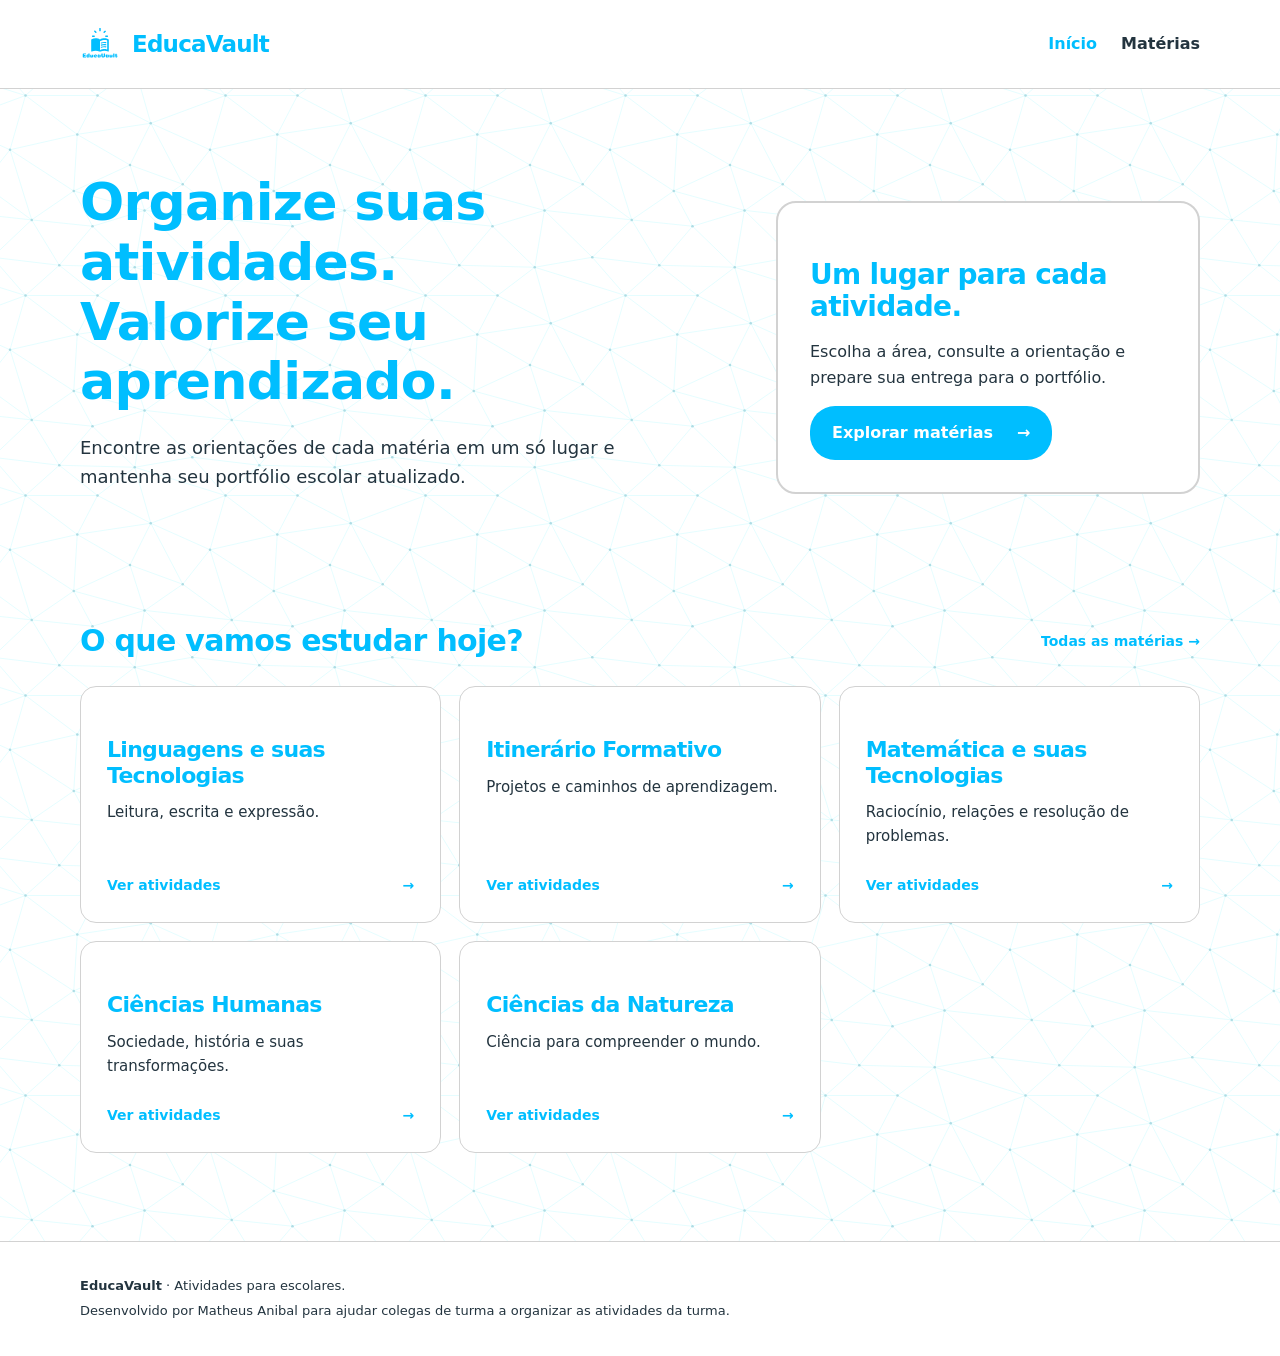
<file: index.html>
<!doctype html>
<html lang="pt-BR">

<head>
  <meta charset="utf-8">
  <meta name="viewport" content="width=device-width, initial-scale=1">
  <meta name="description" content="EducaVault: atividades escolares organizadas por área do conhecimento.">
  <title>Início | EducaVault</title>
  <link rel="icon" href="assets/logo.svg" type="image/svg+xml">
  <link rel="stylesheet" href="assets/css/geral.css">
  <link rel="stylesheet" href="assets/css/atividades.css">
  <link rel="stylesheet" href="assets/css/index.css">
  <script src="assets/main.js" defer></script>
</head>

<body>
  <a class="pular-conteudo" href="#conteudo">Pular para o conteúdo</a>
  <header class="cabecalho">
    <div class="container cabecalho-interno">
      <a class="marca" href="index.html" aria-label="EducaVault, página inicial"><img src="assets/logo.svg" alt=""
          width="40" height="40"><span>EducaVault</span></a>
      <nav aria-label="Navegação principal"><a href="index.html" aria-current="page">Início</a><a
          href="atividades.html">Matérias</a></nav>
    </div>
  </header>
  <main id="conteudo" class="container">
    <section class="destaque">
      <div class="texto-destaque">
        <h1>Organize suas atividades.<br><span>Valorize seu aprendizado.</span></h1>
        <p class="introducao">Encontre as orientações de cada matéria em um só lugar e mantenha seu portfólio escolar
          atualizado.</p>
      </div>
      <aside class="nota-destaque" aria-label="Como usar">
        <h2>Um lugar para cada atividade.</h2>
        <p>Escolha a área, consulte a orientação e prepare sua entrega para o portfólio.</p>
          <a class="botao" href="atividades.html">Explorar matérias <span
            aria-hidden="true">→</span></a>
      </aside>
    </section>
    <section class="secao" aria-labelledby="titulo-areas">
      <div class="cabecalho-secao">
        <div>
          <h2 id="titulo-areas">O que vamos estudar hoje?</h2>
        </div><a class="link-texto" href="atividades.html">Todas as matérias →</a>
      </div>
      <div class="grade-materias"><a class="cartao-materia" href="linguagens.html">
          <h3>Linguagens e suas Tecnologias</h3>
          <p>Leitura, escrita e expressão.</p><span class="link-cartao">Ver atividades <span
              aria-hidden="true">→</span></span>
        </a><a class="cartao-materia" href="itinerario.html">
          <h3>Itinerário Formativo</h3>
          <p>Projetos e caminhos de aprendizagem.</p><span class="link-cartao">Ver atividades <span
              aria-hidden="true">→</span></span>
        </a><a class="cartao-materia" href="matematica.html">
          <h3>Matemática e suas Tecnologias</h3>
          <p>Raciocínio, relações e resolução de problemas.</p><span class="link-cartao">Ver atividades <span
              aria-hidden="true">→</span></span>
        </a><a class="cartao-materia" href="humanas.html">
          <h3>Ciências Humanas</h3>
          <p>Sociedade, história e suas transformações.</p><span class="link-cartao">Ver atividades <span
              aria-hidden="true">→</span></span>
        </a><a class="cartao-materia" href="natureza.html">
          <h3>Ciências da Natureza</h3>
          <p>Ciência para compreender o mundo.</p><span class="link-cartao">Ver atividades <span
              aria-hidden="true">→</span></span>
        </a></div>
    </section>
  </main>
  <footer class="rodape">
    <div class="container">
      <p><strong>EducaVault</strong> · Atividades para escolares.</p>
      <p>Desenvolvido por Matheus Anibal para ajudar colegas de turma a organizar as atividades da turma.</p>
    </div>
  </footer>
</body>

</html>
</file>
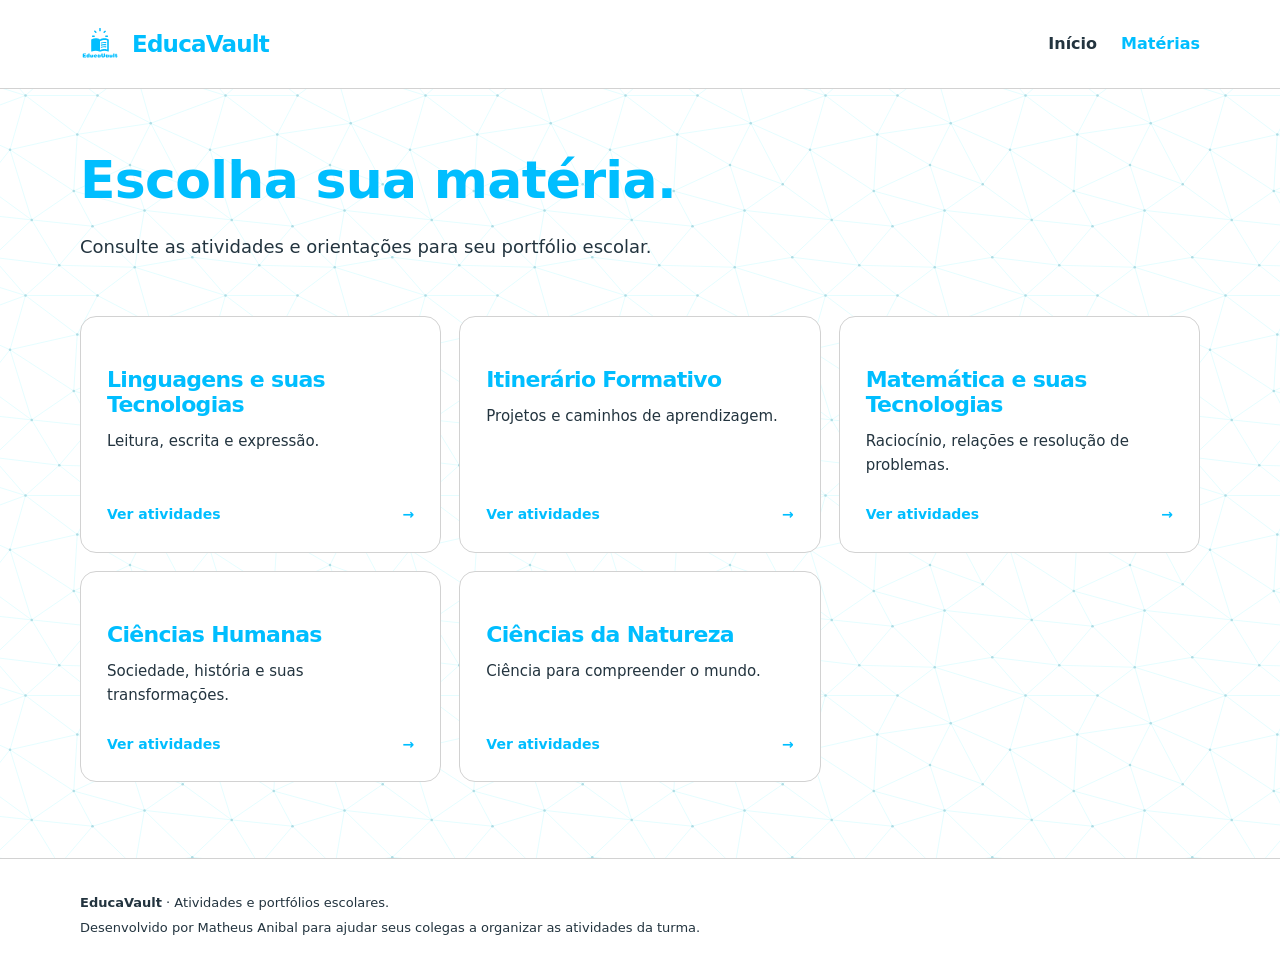
<file: atividades.html>
<!doctype html>
<html lang="pt-BR">

<head>
  <meta charset="utf-8">
  <meta name="viewport" content="width=device-width, initial-scale=1">
  <meta name="description" content="EducaVault: atividades escolares organizadas por área do conhecimento.">
  <title>Matérias | EducaVault</title>
  <link rel="icon" href="assets/logo.svg" type="image/svg+xml">
  <link rel="stylesheet" href="assets/css/geral.css">
  <link rel="stylesheet" href="assets/css/atividades.css">
  <script src="assets/main.js" defer></script>
</head>

<body>
  <a class="pular-conteudo" href="#conteudo">Pular para o conteúdo</a>
  <header class="cabecalho">
    <div class="container cabecalho-interno">
      <a class="marca" href="index.html" aria-label="EducaVault, página inicial"><img src="assets/logo.svg" alt=""
          width="40" height="40"><span>EducaVault</span></a>
      <nav aria-label="Navegação principal"><a href="index.html">Início</a><a href="atividades.html"
          aria-current="page">Matérias</a></nav>
    </div>
  </header>
  <main id="conteudo" class="container">
    <section class="cabecalho-pagina">
      <h1>Escolha sua matéria.</h1>
      <p class="introducao">Consulte as atividades e orientações para seu portfólio escolar.</p>
    </section>
    <div class="grade-materias"><a class="cartao-materia" href="linguagens.html">
        <h3>Linguagens e suas Tecnologias</h3>
        <p>Leitura, escrita e expressão.</p><span class="link-cartao">Ver atividades <span
            aria-hidden="true">→</span></span>
      </a><a class="cartao-materia" href="itinerario.html">
        <h3>Itinerário Formativo</h3>
        <p>Projetos e caminhos de aprendizagem.</p><span class="link-cartao">Ver atividades <span
            aria-hidden="true">→</span></span>
      </a><a class="cartao-materia" href="matematica.html">
        <h3>Matemática e suas Tecnologias</h3>
        <p>Raciocínio, relações e resolução de problemas.</p><span class="link-cartao">Ver atividades <span
            aria-hidden="true">→</span></span>
      </a><a class="cartao-materia" href="humanas.html">
        <h3>Ciências Humanas</h3>
        <p>Sociedade, história e suas transformações.</p><span class="link-cartao">Ver atividades <span
            aria-hidden="true">→</span></span>
      </a><a class="cartao-materia" href="natureza.html">
        <h3>Ciências da Natureza</h3>
        <p>Ciência para compreender o mundo.</p><span class="link-cartao">Ver atividades <span
            aria-hidden="true">→</span></span>
      </a></div>
  </main>
  <footer class="rodape">
    <div class="container">
      <p><strong>EducaVault</strong> · Atividades e portfólios escolares.</p>
      <p>Desenvolvido por Matheus Anibal para ajudar seus colegas a organizar as atividades da turma.</p>
    </div>
  </footer>
</body>

</html>
</file>
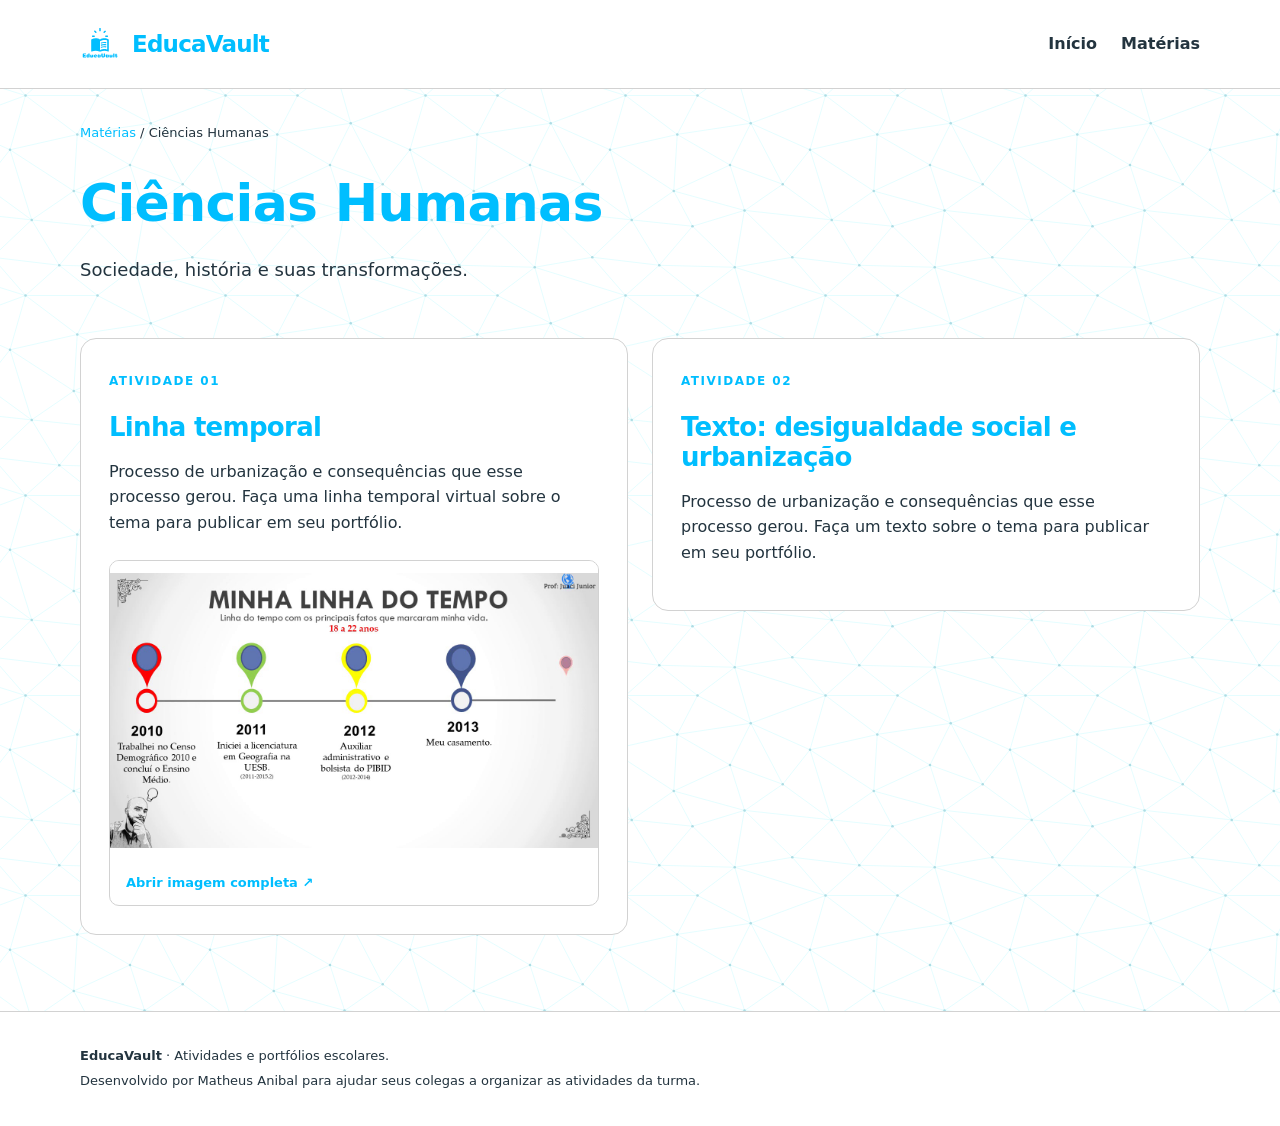
<file: humanas.html>
<!doctype html>
<html lang="pt-BR">

<head>
  <meta charset="utf-8">
  <meta name="viewport" content="width=device-width, initial-scale=1">
  <meta name="description" content="EducaVault: atividades escolares organizadas por área do conhecimento.">
  <title>Ciências Humanas | EducaVault</title>
  <link rel="icon" href="assets/logo.svg" type="image/svg+xml">
  <link rel="stylesheet" href="assets/css/geral.css">
  <link rel="stylesheet" href="assets/css/materias.css">
  <script src="assets/main.js" defer></script>
</head>

<body>
  <a class="pular-conteudo" href="#conteudo">Pular para o conteúdo</a>
  <header class="cabecalho">
    <div class="container cabecalho-interno">
      <a class="marca" href="index.html" aria-label="EducaVault, página inicial"><img src="assets/logo.svg" alt=""
          width="40" height="40"><span>EducaVault</span></a>
      <nav aria-label="Navegação principal"><a href="index.html">Início</a><a href="atividades.html">Matérias</a></nav>
    </div>
  </header>
  <main id="conteudo" class="container">
    <nav class="caminho" aria-label="Localização"><a href="atividades.html">Matérias</a><span aria-hidden="true"> /
      </span><span>Ciências Humanas</span></nav>
    <section class="cabecalho-pagina">
      <h1>Ciências Humanas</h1>
      <p class="introducao">Sociedade, história e suas transformações.</p>
    </section>
    <div class="grade-atividades">
      <article class="cartao-atividade"><span class="rotulo-atividade">ATIVIDADE 01</span>
        <h2>Linha temporal</h2>
        <p>Processo de urbanização e consequências que esse processo gerou. Faça uma linha temporal virtual sobre o tema
          para publicar em seu portfólio.</p><a class="material" href="assets/images/001.jpg" target="_blank"
          rel="noopener"><img src="assets/images/001.jpg" alt="Material de apoio: Linha temporal"
            loading="lazy"><span>Abrir imagem completa ↗</span></a>
      </article>
      <article class="cartao-atividade"><span class="rotulo-atividade">ATIVIDADE 02</span>
        <h2>Texto: desigualdade social e urbanização</h2>
        <p>Processo de urbanização e consequências que esse processo gerou. Faça um texto sobre o tema para publicar em
          seu portfólio.</p>
      </article>
    </div>
  </main>
  <footer class="rodape">
    <div class="container">
      <p><strong>EducaVault</strong> · Atividades e portfólios escolares.</p>
      <p>Desenvolvido por Matheus Anibal para ajudar seus colegas a organizar as atividades da turma.</p>
    </div>
  </footer>
</body>

</html>
</file>
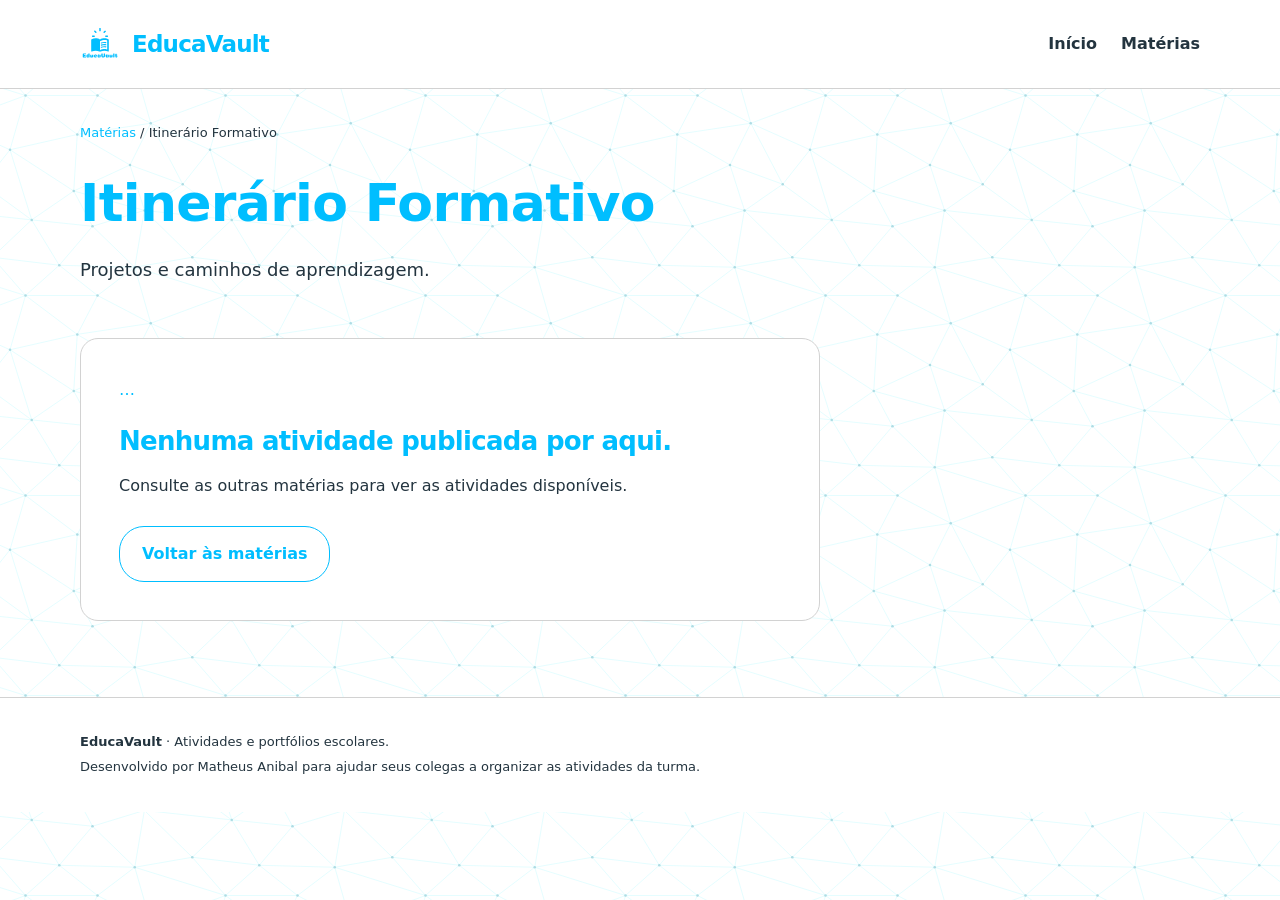
<file: itinerario.html>
<!doctype html>
<html lang="pt-BR">

<head>
  <meta charset="utf-8">
  <meta name="viewport" content="width=device-width, initial-scale=1">
  <meta name="description" content="EducaVault: atividades escolares organizadas por área do conhecimento.">
  <title>Itinerário Formativo | EducaVault</title>
  <link rel="icon" href="assets/logo.svg" type="image/svg+xml">
  <link rel="stylesheet" href="assets/css/geral.css">
  <link rel="stylesheet" href="assets/css/materias.css">
  <script src="assets/main.js" defer></script>
</head>

<body>
  <a class="pular-conteudo" href="#conteudo">Pular para o conteúdo</a>
  <header class="cabecalho">
    <div class="container cabecalho-interno">
      <a class="marca" href="index.html" aria-label="EducaVault, página inicial"><img src="assets/logo.svg" alt=""
          width="40" height="40"><span>EducaVault</span></a>
      <nav aria-label="Navegação principal"><a href="index.html">Início</a><a href="atividades.html">Matérias</a></nav>
    </div>
  </header>
  <main id="conteudo" class="container">
    <nav class="caminho" aria-label="Localização"><a href="atividades.html">Matérias</a><span aria-hidden="true"> /
      </span><span>Itinerário Formativo</span></nav>
    <section class="cabecalho-pagina">
      <h1>Itinerário Formativo</h1>
      <p class="introducao">Projetos e caminhos de aprendizagem.</p>
    </section>
    <section class="vazio"><span class="icone-nota" aria-hidden="true">…</span>
      <h2>Nenhuma atividade publicada por aqui.</h2>
      <p>Consulte as outras matérias para ver as atividades disponíveis.</p><a class="botao secundario"
        href="atividades.html">Voltar às matérias</a>
    </section>
  </main>
  <footer class="rodape">
    <div class="container">
      <p><strong>EducaVault</strong> · Atividades e portfólios escolares.</p>
      <p>Desenvolvido por Matheus Anibal para ajudar seus colegas a organizar as atividades da turma.</p>
    </div>
  </footer>
</body>

</html>
</file>
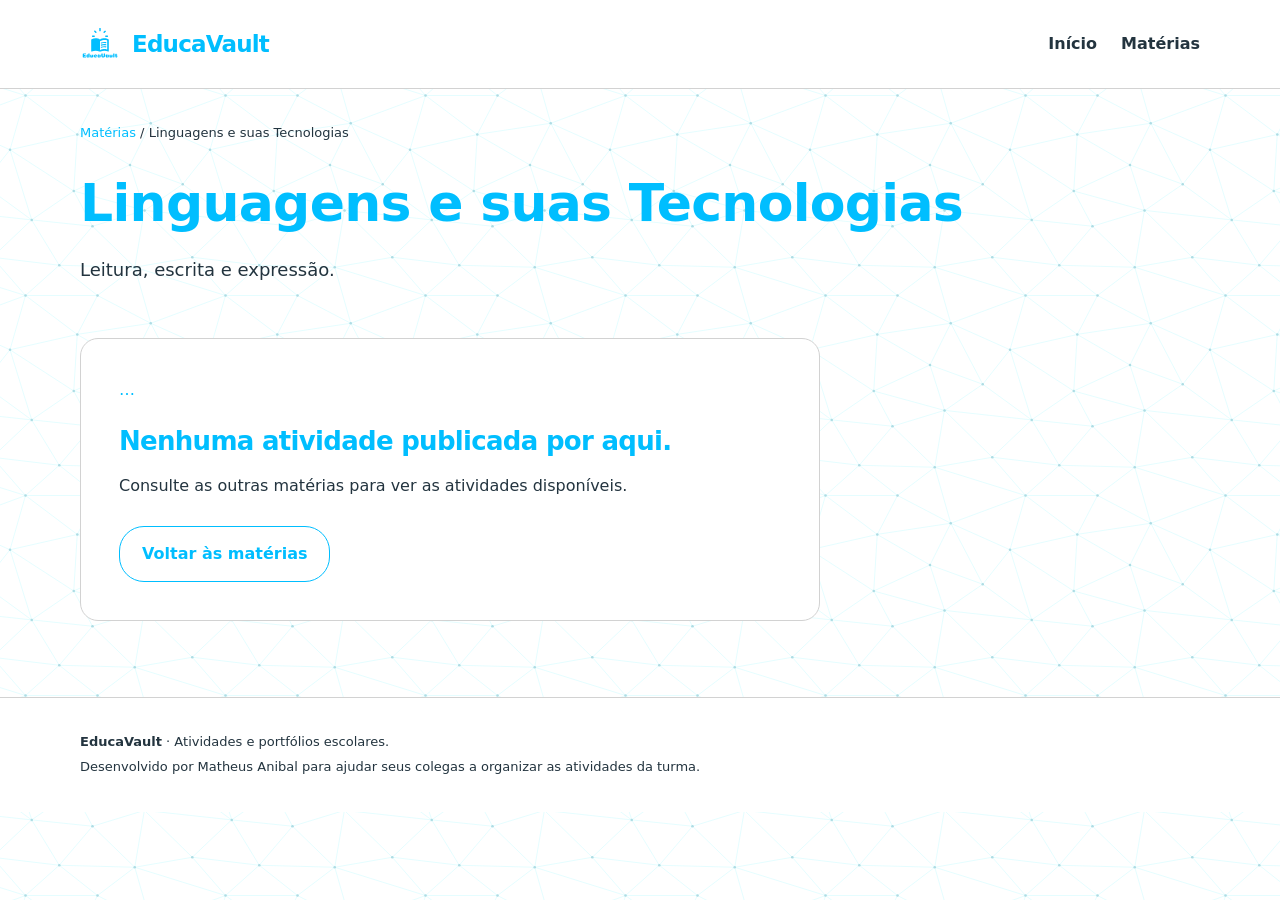
<file: linguagens.html>
<!doctype html>
<html lang="pt-BR">

<head>
  <meta charset="utf-8">
  <meta name="viewport" content="width=device-width, initial-scale=1">
  <meta name="description" content="EducaVault: atividades escolares organizadas por área do conhecimento.">
  <title>Linguagens e suas Tecnologias | EducaVault</title>
  <link rel="icon" href="assets/logo.svg" type="image/svg+xml">
  <link rel="stylesheet" href="assets/css/geral.css">
  <link rel="stylesheet" href="assets/css/materias.css">
  <script src="assets/main.js" defer></script>
</head>

<body>
  <a class="pular-conteudo" href="#conteudo">Pular para o conteúdo</a>
  <header class="cabecalho">
    <div class="container cabecalho-interno">
      <a class="marca" href="index.html" aria-label="EducaVault, página inicial"><img src="assets/logo.svg" alt=""
          width="40" height="40"><span>EducaVault</span></a>
      <nav aria-label="Navegação principal"><a href="index.html">Início</a><a href="atividades.html">Matérias</a></nav>
    </div>
  </header>
  <main id="conteudo" class="container">
    <nav class="caminho" aria-label="Localização"><a href="atividades.html">Matérias</a><span aria-hidden="true"> /
      </span><span>Linguagens e suas Tecnologias</span></nav>
    <section class="cabecalho-pagina">
      <h1>Linguagens e suas Tecnologias</h1>
      <p class="introducao">Leitura, escrita e expressão.</p>
    </section>
    <section class="vazio"><span class="icone-nota" aria-hidden="true">…</span>
      <h2>Nenhuma atividade publicada por aqui.</h2>
      <p>Consulte as outras matérias para ver as atividades disponíveis.</p><a class="botao secundario"
        href="atividades.html">Voltar às matérias</a>
    </section>
  </main>
  <footer class="rodape">
    <div class="container">
      <p><strong>EducaVault</strong> · Atividades e portfólios escolares.</p>
      <p>Desenvolvido por Matheus Anibal para ajudar seus colegas a organizar as atividades da turma.</p>
    </div>
  </footer>
</body>

</html>
</file>
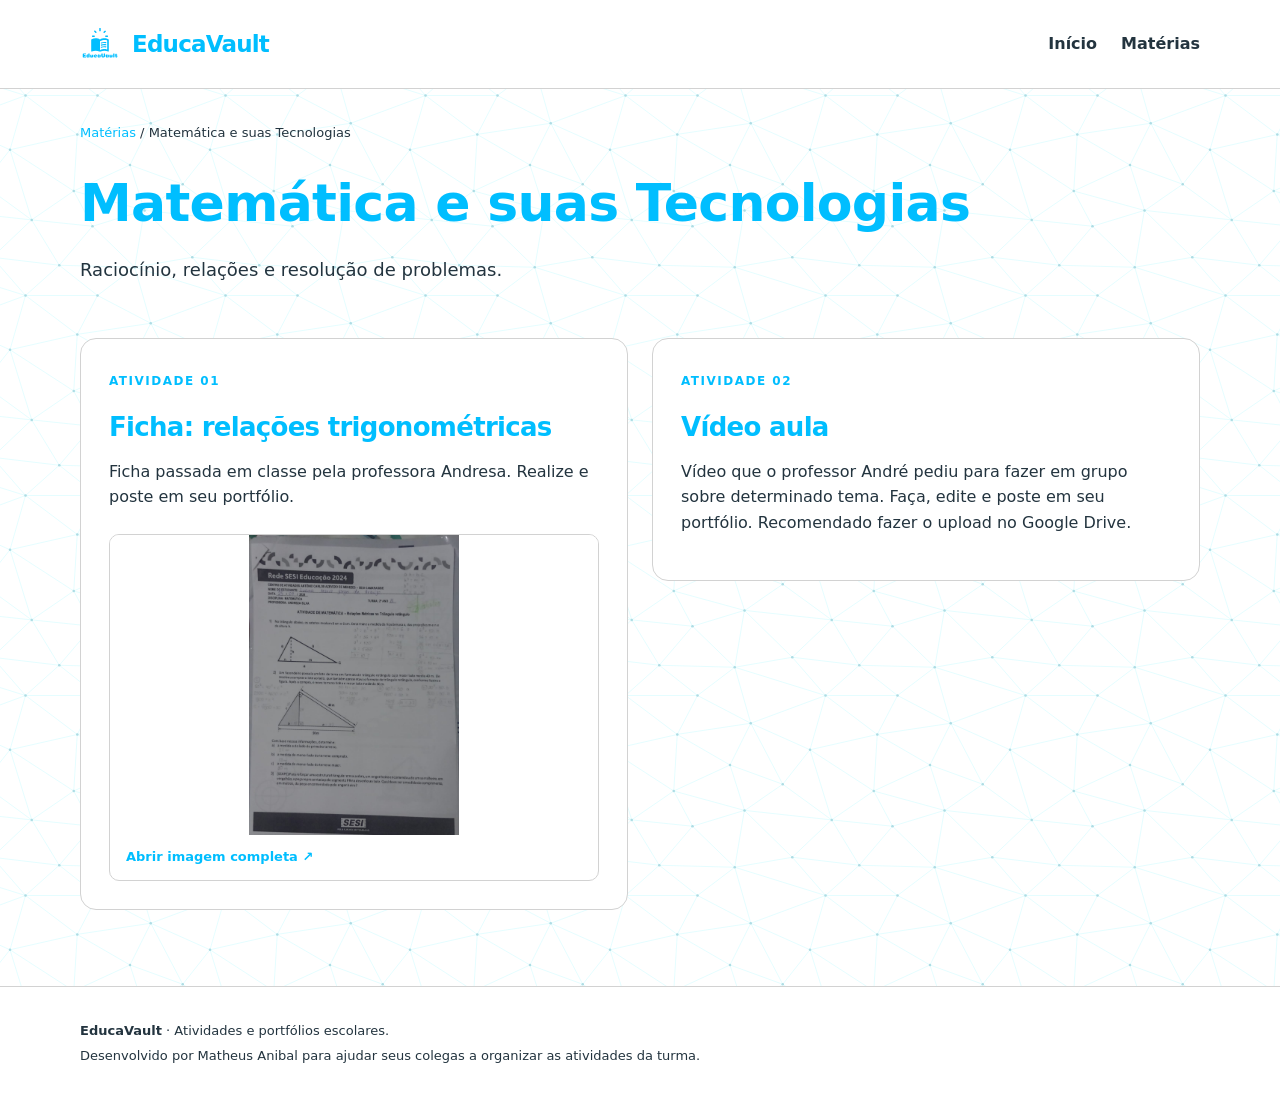
<file: matematica.html>
<!doctype html>
<html lang="pt-BR">

<head>
  <meta charset="utf-8">
  <meta name="viewport" content="width=device-width, initial-scale=1">
  <meta name="description" content="EducaVault: atividades escolares organizadas por área do conhecimento.">
  <title>Matemática e suas Tecnologias | EducaVault</title>
  <link rel="icon" href="assets/logo.svg" type="image/svg+xml">
  <link rel="stylesheet" href="assets/css/geral.css">
  <link rel="stylesheet" href="assets/css/materias.css">
  <script src="assets/main.js" defer></script>
</head>

<body>
  <a class="pular-conteudo" href="#conteudo">Pular para o conteúdo</a>
  <header class="cabecalho">
    <div class="container cabecalho-interno">
      <a class="marca" href="index.html" aria-label="EducaVault, página inicial"><img src="assets/logo.svg" alt=""
          width="40" height="40"><span>EducaVault</span></a>
      <nav aria-label="Navegação principal"><a href="index.html">Início</a><a href="atividades.html">Matérias</a></nav>
    </div>
  </header>
  <main id="conteudo" class="container">
    <nav class="caminho" aria-label="Localização"><a href="atividades.html">Matérias</a><span aria-hidden="true"> /
      </span><span>Matemática e suas Tecnologias</span></nav>
    <section class="cabecalho-pagina">
      <h1>Matemática e suas Tecnologias</h1>
      <p class="introducao">Raciocínio, relações e resolução de problemas.</p>
    </section>
    <div class="grade-atividades">
      <article class="cartao-atividade"><span class="rotulo-atividade">ATIVIDADE 01</span>
        <h2>Ficha: relações trigonométricas</h2>
        <p>Ficha passada em classe pela professora Andresa. Realize e poste em seu portfólio.</p><a class="material"
          href="assets/images/003.jpg" target="_blank" rel="noopener"><img src="assets/images/003.jpg"
            alt="Material de apoio: Ficha: relações trigonométricas" loading="lazy"><span>Abrir imagem completa
            ↗</span></a>
      </article>
      <article class="cartao-atividade"><span class="rotulo-atividade">ATIVIDADE 02</span>
        <h2>Vídeo aula</h2>
        <p>Vídeo que o professor André pediu para fazer em grupo sobre determinado tema. Faça, edite e poste em seu
          portfólio. Recomendado fazer o upload no Google Drive.</p>
      </article>
    </div>
  </main>
  <footer class="rodape">
    <div class="container">
      <p><strong>EducaVault</strong> · Atividades e portfólios escolares.</p>
      <p>Desenvolvido por Matheus Anibal para ajudar seus colegas a organizar as atividades da turma.</p>
    </div>
  </footer>
</body>

</html>
</file>
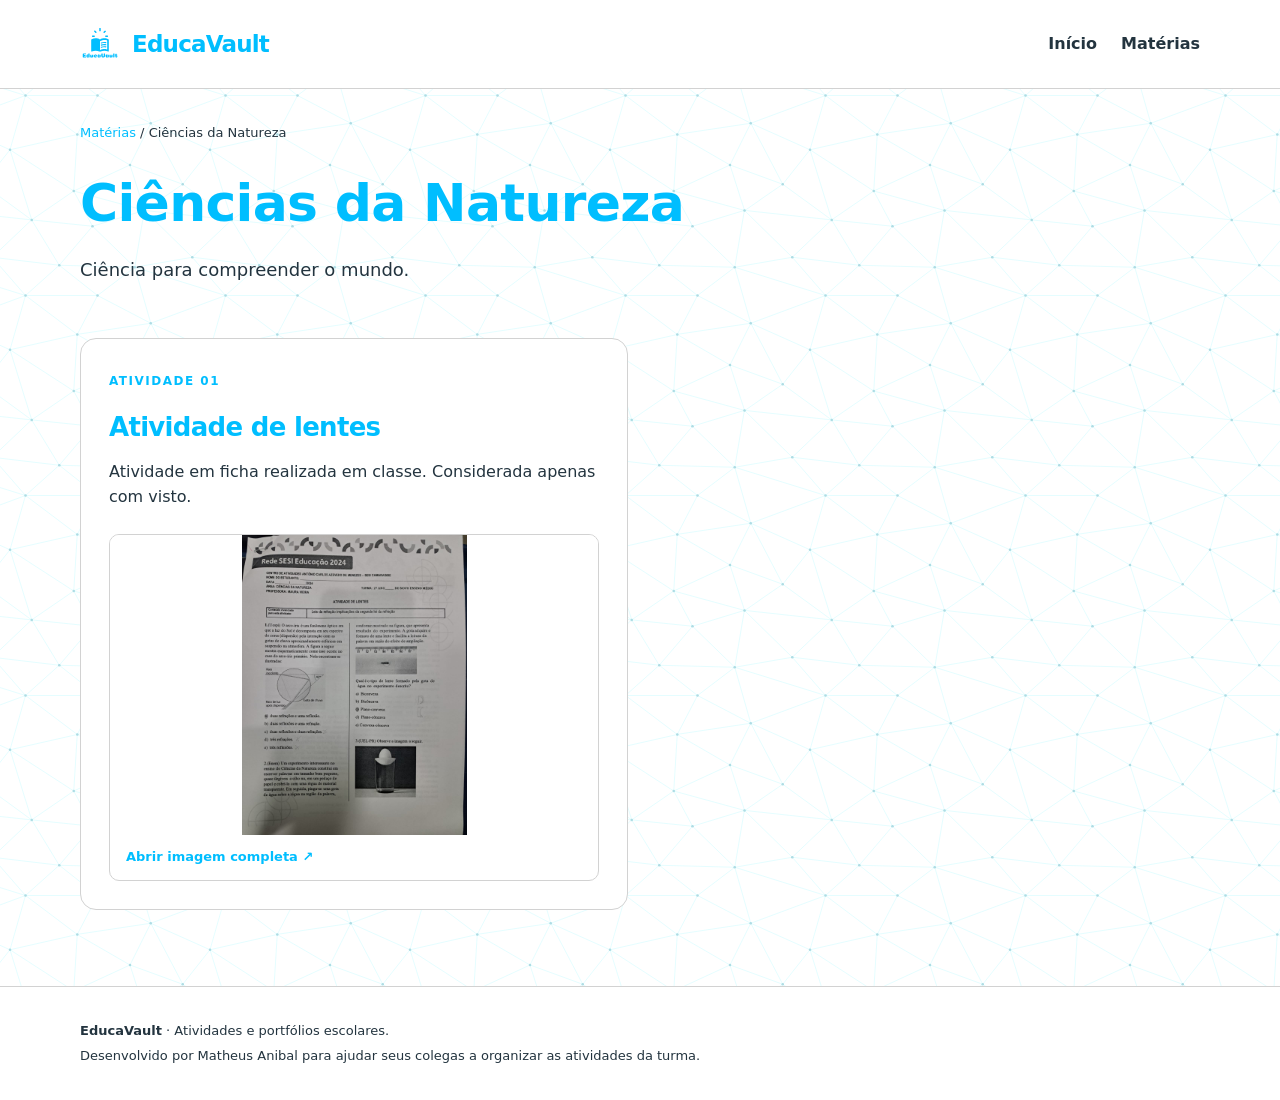
<file: natureza.html>
<!doctype html>
<html lang="pt-BR">

<head>
  <meta charset="utf-8">
  <meta name="viewport" content="width=device-width, initial-scale=1">
  <meta name="description" content="EducaVault: atividades escolares organizadas por área do conhecimento.">
  <title>Ciências da Natureza | EducaVault</title>
  <link rel="icon" href="assets/logo.svg" type="image/svg+xml">
  <link rel="stylesheet" href="assets/css/geral.css">
  <link rel="stylesheet" href="assets/css/materias.css">
  <script src="assets/main.js" defer></script>
</head>

<body>
  <a class="pular-conteudo" href="#conteudo">Pular para o conteúdo</a>
  <header class="cabecalho">
    <div class="container cabecalho-interno">
      <a class="marca" href="index.html" aria-label="EducaVault, página inicial"><img src="assets/logo.svg" alt=""
          width="40" height="40"><span>EducaVault</span></a>
      <nav aria-label="Navegação principal"><a href="index.html">Início</a><a href="atividades.html">Matérias</a></nav>
    </div>
  </header>
  <main id="conteudo" class="container">
    <nav class="caminho" aria-label="Localização"><a href="atividades.html">Matérias</a><span aria-hidden="true"> /
      </span><span>Ciências da Natureza</span></nav>
    <section class="cabecalho-pagina">
      <h1>Ciências da Natureza</h1>
      <p class="introducao">Ciência para compreender o mundo.</p>
    </section>
    <div class="grade-atividades">
      <article class="cartao-atividade"><span class="rotulo-atividade">ATIVIDADE 01</span>
        <h2>Atividade de lentes</h2>
        <p>Atividade em ficha realizada em classe. Considerada apenas com visto.</p><a class="material"
          href="assets/images/002.jpg" target="_blank" rel="noopener"><img src="assets/images/002.jpg"
            alt="Material de apoio: Atividade de lentes" loading="lazy"><span>Abrir imagem completa ↗</span></a>
      </article>
    </div>
  </main>
  <footer class="rodape">
    <div class="container">
      <p><strong>EducaVault</strong> · Atividades e portfólios escolares.</p>
      <p>Desenvolvido por Matheus Anibal para ajudar seus colegas a organizar as atividades da turma.</p>
    </div>
  </footer>
</body>

</html>
</file>
<file: assets/css/geral.css>
:root {
    --bg: #ffff;
    --panel: #ffffff;
    --cyan: #00beff;
    --text: #00beff;
    --muted: #23343f;
    --line: #d2d2d2;
    color-scheme: dark;
}

* {
    box-sizing: border-box;
}

body {
    margin: 0;
    background-image: url(../images/endless-constellation.svg);
    color: var(--text);
    font-family: system-ui,-apple-system,BlinkMacSystemFont,"Segoe UI",sans-serif;
    line-height: 1.6;
}

a {
    color: inherit;
    text-decoration: none;
}

img {
    display: block;
    max-width: 100%;
}
nav a:hover {
    transition: all 0.1s ease-in-out;
    transform: scale(1.05);
}
a:focus-visible {
    outline: 3px solid var(--cyan);
    outline-offset: 5px;
    border-radius: 6px;
}

.container {
    width: min(1120px,calc(100% - 48px));
    margin-inline: auto;
}

.cabecalho {
    border-bottom: 1px solid var(--line);
    background: #ffff;
}

.cabecalho-interno {
    min-height: 88px;
    display: flex;
    align-items: center;
    justify-content: space-between;
    gap: 20px;
}

.marca {
    display: flex;
    align-items: center;
    gap: 12px;
    font-size: 23px;
    font-weight: 800;
    letter-spacing: -.8px;
}

.marca img {
    object-fit: contain;
}

.cabecalho nav {
    display: flex;
    gap: 24px;
}

.cabecalho nav a {
    color: var(--muted);
    font-weight: 600;
    padding: 8px 0;
}

.cabecalho nav a:hover, .cabecalho nav a[aria-current] {
    color: var(--cyan);
}

.pular-conteudo {
    position: absolute;
    left: 16px;
    top: -100px;
    background: var(--cyan);
    color: var(--bg);
    padding: 10px 18px;
    z-index: 10;
}

.pular-conteudo:focus {
    top: 12px;
}

h1, h2, h3 {
    line-height: 1.15;
    letter-spacing: -.7px;
}

h1 {
    font-size: clamp(32px,4.1vw,52px);
    margin: 0 0 22px;
}

.introducao {
    color: var(--muted);
    font-size: 18px;
    max-width: 580px;
    margin: 0 0 30px;
}

.botao {
    display: inline-flex;
    gap: 24px;
    align-items: center;
    justify-content: center;
    background: var(--cyan);
    color: #ffff;
    padding: 14px 22px;
    border-radius: 25px;
    font-weight: 750;
}

.botao:hover {
    background: #66d8ff;
    transition: all 0.1s ease-in-out;
    transform: scale(1.05);
}

.rodape {
    background-color: #ffff;
    margin-top: 76px;
    padding: 30px 0;
    border-top: 1px solid var(--line);
    color: var(--muted);
    font-size: 13px;
}

.rodape p {
    margin: 4px 0;
}

.cabecalho-pagina {
    padding: 62px 0 24px;
}

@media (max-width:600px) {
    .container {
        width: calc(100% - 32px);
    }

    .cabecalho-interno {
        min-height: 76px;
        gap: 12px;
    }

    .marca {
        font-size: 19px;
        gap: 7px;
    }

    .marca img {
        width: 30px;
        height: 30px;
    }

    .cabecalho nav {
        gap: 14px;
        font-size: 14px;
    }

    .introducao {
        font-size: 16px;
    }

    .cabecalho-pagina {
        padding-top: 40px;
    }

    .rodape {
        margin-top: 48px;
    }
}
</file>
<file: assets/css/atividades.css>
.grade-materias {
    display: grid;
    grid-template-columns: repeat(3,minmax(0,1fr));
    gap: 18px;
}

.cartao-materia {
    display: flex;
    flex-direction: column;
    padding: 26px;
    border: 1px solid var(--line);
    border-radius: 16px;
    background: var(--panel);
    transition: border-color .2s,transform .2s;
}

.cartao-materia:hover {
    transform: translateY(-3px);
}

.cartao-materia h3 {
    font-size: 22px;
    margin: 24px 0 12px;
}

.cartao-materia p {
    font-size: 15px;
    color: var(--muted);
    margin: 0 0 26px;
}

.link-cartao {
    margin-top: auto;
    font-weight: 700;
    color: var(--cyan);
    font-size: 14px;
    display: flex;
    justify-content: space-between;
}

@media (max-width:850px) {
    .grade-materias {
        grid-template-columns: repeat(2,minmax(0,1fr));
    }
}

@media (max-width:600px) {
    .grade-materias {
        grid-template-columns: 1fr;
    }
}

@media (prefers-reduced-motion:reduce) {
    .cartao-materia {
        transition: none;
    }

    .cartao-materia:hover {
        transform: none;
    }
}
</file>
<file: assets/css/index.css>
.destaque {
    display: grid;
    grid-template-columns: 1.5fr 1fr;
    gap: 60px;
    align-items: center;
    padding: 84px 0 72px;
}

.nota-destaque {
    background-color: white;
    padding: 32px;
    border: 2px solid var(--line);
    border-radius: 20px;
    background: linear-gradient(130deg,);
}

.nota-destaque h2 {
    font-size: 28px;
    margin: 24px 0 12px;
}

.nota-destaque p {
    color: var(--muted);
}

.secao {
    padding: 30px 0 12px;
}

.cabecalho-secao {
    display: flex;
    align-items: center;
    justify-content: space-between;
    gap: 24px;
    margin-bottom: 28px;
}

.cabecalho-secao h2 {
    font-size: 30px;
    margin: 0;
}

.cabecalho-secao .rotulo {
    margin-bottom: 12px;
}

.link-texto {
    color: var(--cyan);
    font-size: 14px;
    font-weight: 700;
}

@media (max-width:850px) {
    .destaque {
        gap: 28px;
        grid-template-columns: 1fr 1fr;
    }

    .nota-destaque {
        padding: 24px;
    }

    .nota-destaque h2 {
        font-size: 24px;
    }
}

@media (max-width:600px) {
    .destaque {
        grid-template-columns: 1fr;
        padding: 48px 0 34px;
        gap: 32px;
    }

    .cabecalho-secao {
        align-items: flex-start;
        flex-direction: column;
        gap: 14px;
    }

    .cabecalho-secao h2 {
        font-size: 27px;
    }
}
</file>
<file: assets/css/materias.css>
.caminho {
    margin-top: 34px;
    font-size: 13px;
    color: var(--muted);
}

.caminho a {
    color: var(--cyan);
}

.caminho + .cabecalho-pagina {
    padding-top: 30px;
}

.grade-atividades {
    display: grid;
    grid-template-columns: repeat(2,minmax(0,1fr));
    gap: 24px;
    align-items: start;
}

.cartao-atividade {
    padding: 28px;
    border: 1px solid var(--line);
    border-radius: 16px;
    background: var(--panel);
}

.rotulo-atividade {
    font-size: 12px;
    color: var(--cyan);
    letter-spacing: 1.5px;
    font-weight: 800;
}

.cartao-atividade h2 {
    font-size: 26px;
    margin: 20px 0 16px;
}

.cartao-atividade p {
    color: var(--muted);
}

.material {
    display: block;
    margin-top: 24px;
    border-radius: 10px;
    overflow: hidden;
    border: 1px solid var(--line);
}

.material img {
    width: 100%;
    height: 300px;
    object-fit: contain;
    background: #fff;
}

.material span {
    display: block;
    padding: 12px 16px;
    font-size: 13px;
    font-weight: 700;
    color: var(--cyan);
}

.vazio {
    padding: 38px;
    border: 1px solid var(--line);
    border-radius: 18px;
    max-width: 740px;
    background-color: #fff;
}

.vazio h2 {
    font-size: 26px;
    margin: 24px 0 12px;
}

.vazio p {
    color: var(--muted);
}

.secundario {
    margin-top: 12px;
    background: transparent;
    border: 1px solid var(--cyan);
    color: var(--cyan);
}

.secundario:hover {
    background: #00beff17;
}

@media (max-width:600px) {
    .grade-atividades {
        grid-template-columns: 1fr;
    }

    .cartao-atividade {
        padding: 22px;
    }

    .vazio {
        padding: 26px;
    }

    .material img {
        height: 260px;
    }
}
</file>
